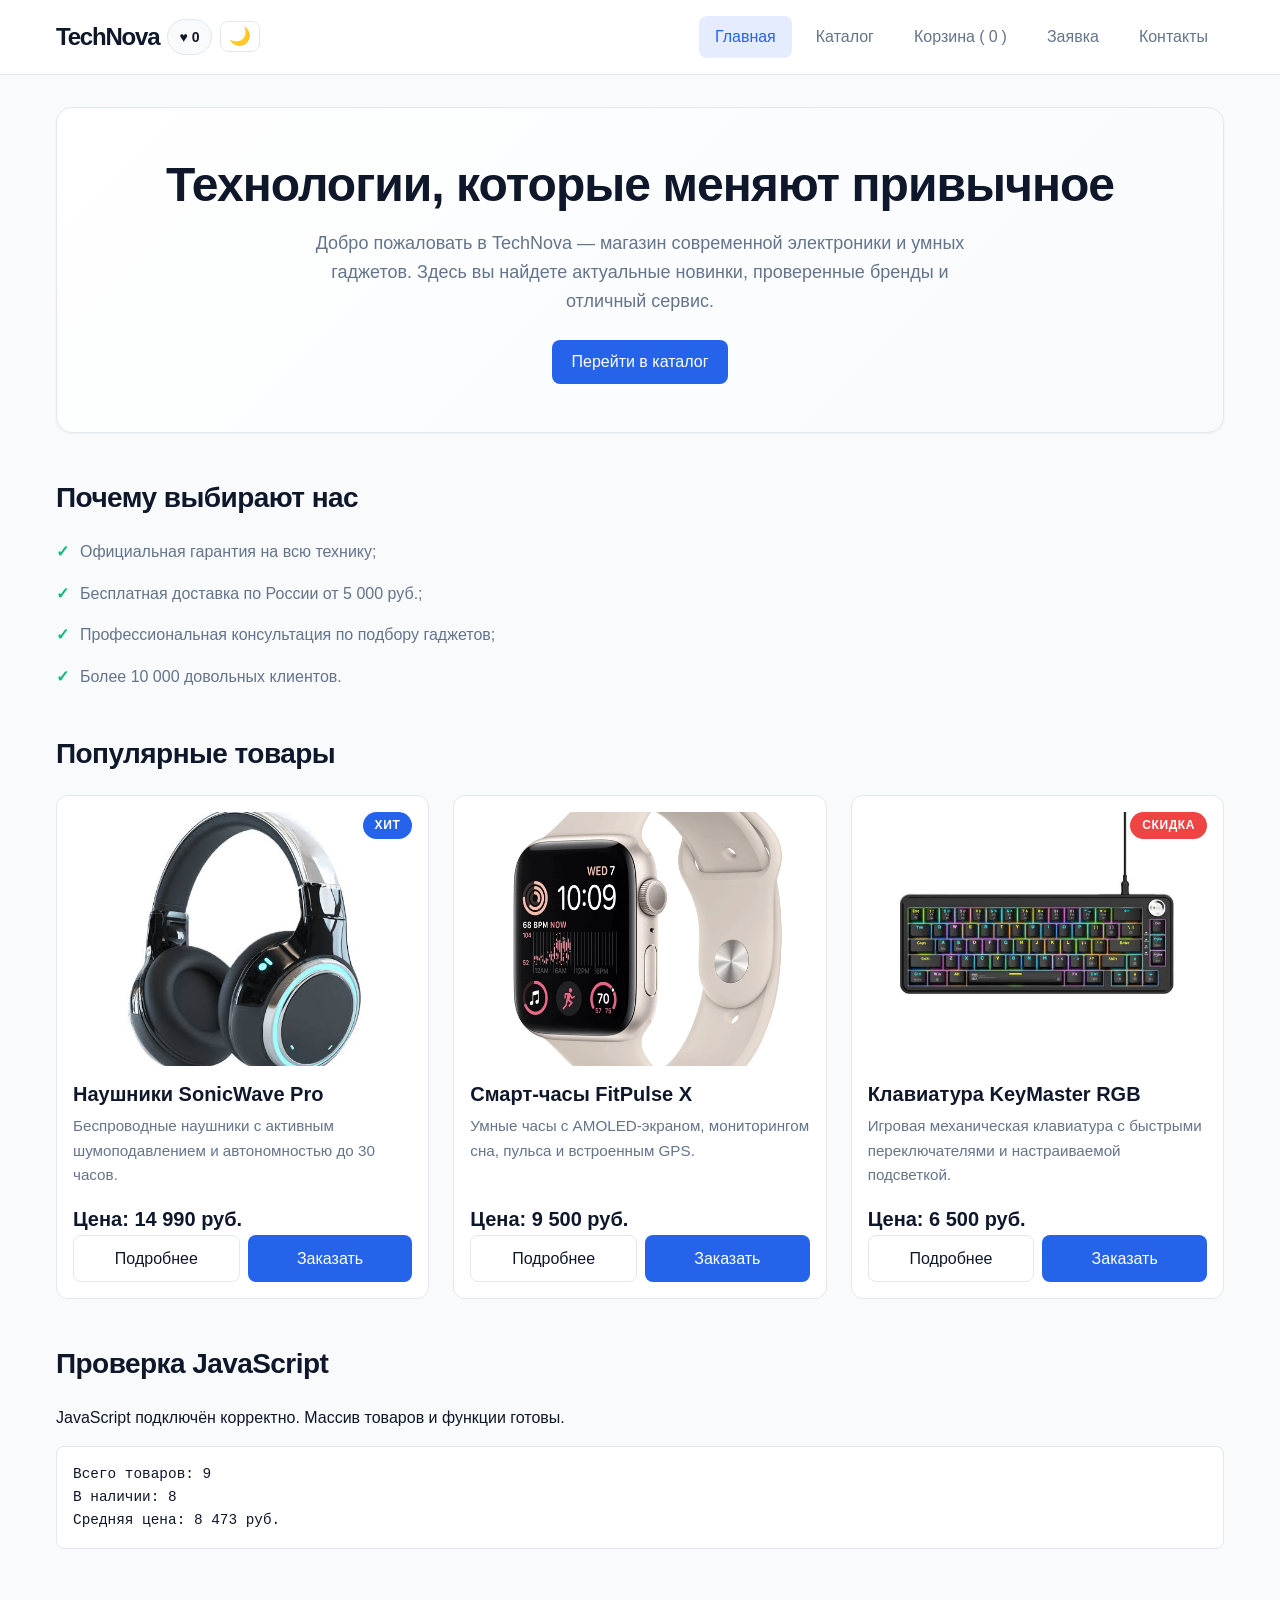
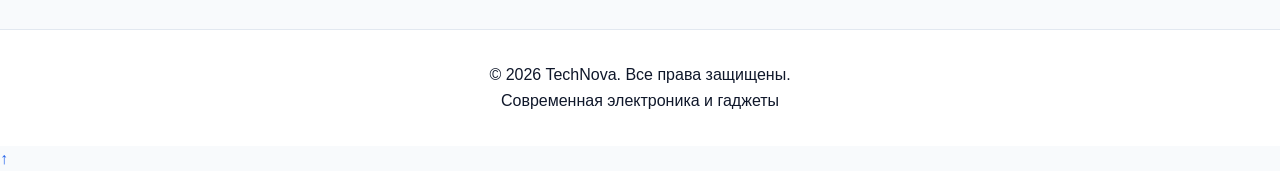
<file: index.html>
<!DOCTYPE html>
<html lang="ru">
<head>
  <meta charset="UTF-8">
  <meta name="viewport" content="width=device-width, initial-scale=1.0">
  <meta name="description" content="TechNova — магазин современной электроники и умных гаджетов.">
  <title>Главная – TechNova</title>
  <link rel="stylesheet" href="css/style.css">
  <link rel="stylesheet" href="css/responsive.css">
  <script src="js/data.js" defer></script>
  <script src="js/storage.js" defer></script>
  <script src="js/cart.js" defer></script>
  <script src="js/main.js" defer></script>
</head>
<body>
  <a class="skip-link" href="#main">Перейти к основному содержимому</a>

  <header class="site-header">
    <div class="site-header__inner">
      <a class="site-header__logo" href="index.html">TechNova</a>
      <div class="site-header__controls">
        <span class="counter-pill">♥ <span data-fav-count>0</span></span>
        <button class="theme-toggle" type="button" id="theme-toggle" aria-label="Включить тёмную тему">
          <span class="theme-toggle__icon" aria-hidden="true">🌙</span>
        </button>
        <button class="menu-toggle" id="menu-toggle" aria-expanded="false" aria-controls="site-nav-list">
          <span class="menu-toggle__icon" aria-hidden="true">☰</span>
          <span class="visually-hidden">Открыть меню</span>
        </button>
      </div>
      <nav class="site-nav" id="site-nav-list" aria-label="Основная навигация">
        <ul class="site-nav__list">
          <li class="site-nav__item"><a class="site-nav__link site-nav__link--active" href="index.html" aria-current="page">Главная</a></li>
          <li class="site-nav__item"><a class="site-nav__link" href="catalog.html">Каталог</a></li>
          <li class="site-nav__item"><a class="site-nav__link" href="cart.html">Корзина (<span data-cart-count>0</span>)</a></li>
          <li class="site-nav__item"><a class="site-nav__link" href="order.html">Заявка</a></li>
          <li class="site-nav__item"><a class="site-nav__link" href="contacts.html">Контакты</a></li>
        </ul>
      </nav>
    </div>
  </header>

  <main id="main">
    <section class="hero">
      <h1 class="hero__title">Технологии, которые меняют привычное</h1>
      <p class="hero__text">Добро пожаловать в TechNova — магазин современной электроники и умных гаджетов. Здесь вы найдете актуальные новинки, проверенные бренды и отличный сервис.</p>
      <a class="button button--primary" href="catalog.html">Перейти в каталог</a>
    </section>

    <section class="section" id="advantages">
      <h2 class="section__title">Почему выбирают нас</h2>
      <ul class="advantages-list">
        <li>Официальная гарантия на всю технику;</li>
        <li>Бесплатная доставка по России от 5 000 руб.;</li>
        <li>Профессиональная консультация по подбору гаджетов;</li>
        <li>Более 10 000 довольных клиентов.</li>
      </ul>
    </section>

    <section class="section" id="popular">
      <h2 class="section__title">Популярные товары</h2>
      <div class="products-grid">
        <article class="product-card product-card--featured">
          <span class="product-card__badge product-card__badge--hit">Хит</span>
          <img class="product-card__image" src="images/naushniki.jpg" alt="Беспроводные наушники SonicWave Pro" width="640" height="480" loading="lazy">
          <h3 class="product-card__title">Наушники SonicWave Pro</h3>
          <p class="product-card__description">Беспроводные наушники с активным шумоподавлением и автономностью до 30 часов.</p>
          <p class="product-card__price">Цена: 14 990 руб.</p>
          <div class="product-card__actions">
            <a class="button button--secondary" href="product.html?id=1">Подробнее</a>
            <a class="button button--primary" href="order.html">Заказать</a>
          </div>
        </article>

        <article class="product-card">
          <img class="product-card__image" src="images/chasiki.jpg" alt="Смарт-часы FitPulse X" width="640" height="480" loading="lazy">
          <h3 class="product-card__title">Смарт-часы FitPulse X</h3>
          <p class="product-card__description">Умные часы с AMOLED-экраном, мониторингом сна, пульса и встроенным GPS.</p>
          <p class="product-card__price">Цена: 9 500 руб.</p>
          <div class="product-card__actions">
            <a class="button button--secondary" href="product.html?id=2">Подробнее</a>
            <a class="button button--primary" href="order.html">Заказать</a>
          </div>
        </article>

        <article class="product-card product-card--discount">
          <span class="product-card__badge product-card__badge--sale">Скидка</span>
          <img class="product-card__image" src="images/clava.jpg" alt="Механическая клавиатура KeyMaster RGB" width="640" height="480" loading="lazy">
          <h3 class="product-card__title">Клавиатура KeyMaster RGB</h3>
          <p class="product-card__description">Игровая механическая клавиатура с быстрыми переключателями и настраиваемой подсветкой.</p>
          <p class="product-card__price">Цена: 6 500 руб.</p>
          <div class="product-card__actions">
            <a class="button button--secondary" href="product.html?id=3">Подробнее</a>
            <a class="button button--primary" href="order.html">Заказать</a>
          </div>
        </article>
      </div>
    </section>

    <section class="section" aria-labelledby="js-status-title">
      <h2 id="js-status-title" class="section__title">Проверка JavaScript</h2>
      <p data-js-message>JavaScript пока не выполнился.</p>
      <pre class="product-output" data-product-output></pre>
    </section>
  </main>

  <footer class="site-footer" id="contacts">
    <p class="site-footer__text">&copy; 2026 TechNova. Все права защищены.</p>
    <p class="site-footer__text">Современная электроника и гаджеты</p>
  </footer>

  <a class="to-top" href="#" aria-label="Наверх">↑</a>
</body>
</html>
</file>
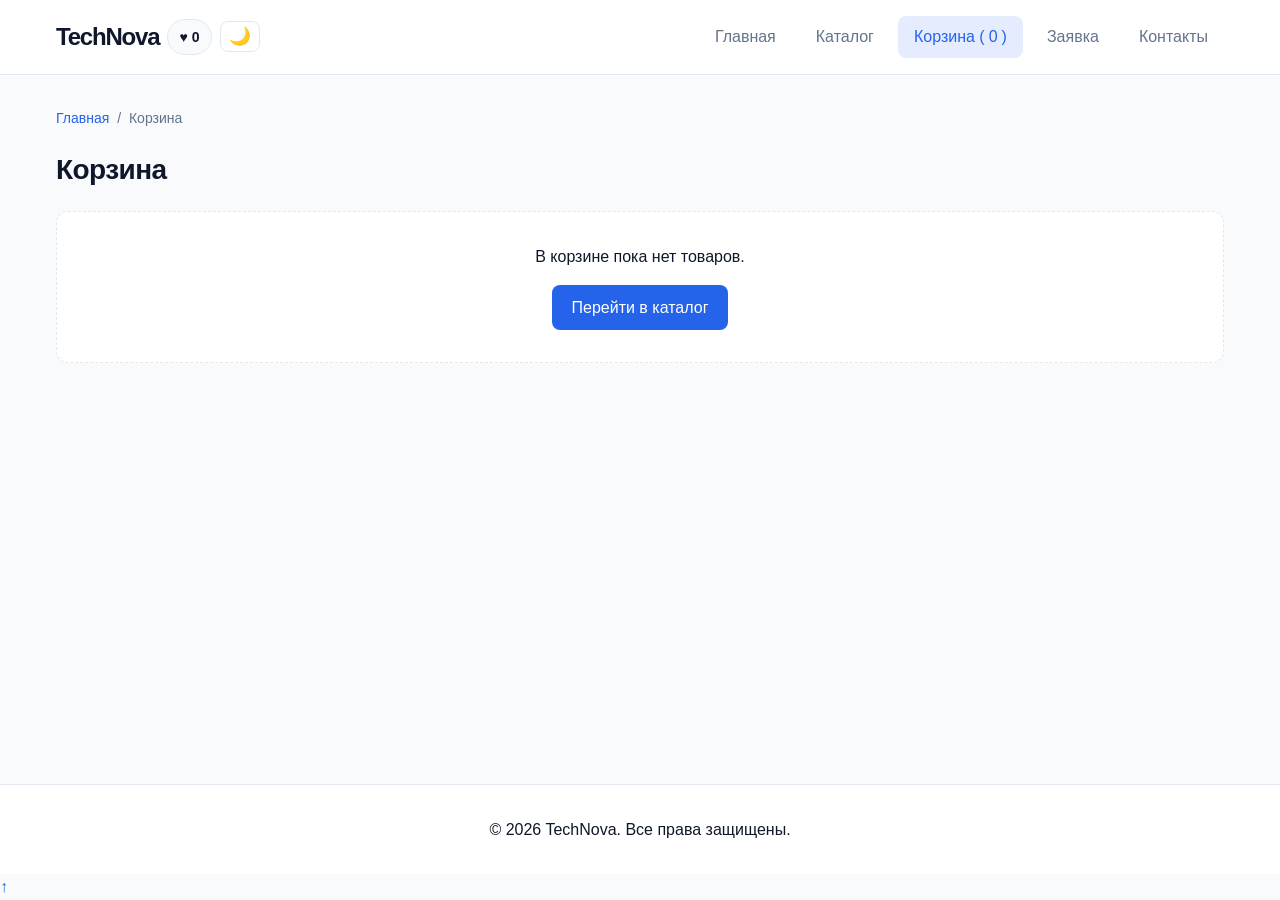
<file: cart.html>
<!DOCTYPE html>
<html lang="ru">
<head>
  <meta charset="UTF-8">
  <meta name="viewport" content="width=device-width, initial-scale=1.0">
  <meta name="description" content="Корзина покупок в интернет-магазине TechNova.">
  <title>Корзина – TechNova</title>
  <link rel="stylesheet" href="css/style.css">
  <link rel="stylesheet" href="css/responsive.css">
  <script src="js/data.js" defer></script>
  <script src="js/storage.js" defer></script>
  <script src="js/catalog.js" defer></script>
  <script src="js/cart.js" defer></script>
  <script src="js/main.js" defer></script>
</head>
<body>
  <a class="skip-link" href="#main">Перейти к основному содержимому</a>

  <header class="site-header">
    <div class="site-header__inner">
      <a class="site-header__logo" href="index.html">TechNova</a>
      <div class="site-header__controls">
        <span class="counter-pill">♥ <span data-fav-count>0</span></span>
        <button class="theme-toggle" type="button" id="theme-toggle" aria-label="Включить тёмную тему">
          <span class="theme-toggle__icon" aria-hidden="true">🌙</span>
        </button>
        <button class="menu-toggle" id="menu-toggle" aria-expanded="false" aria-controls="site-nav-list">
          <span class="menu-toggle__icon" aria-hidden="true">☰</span>
          <span class="visually-hidden">Открыть меню</span>
        </button>
      </div>
      <nav class="site-nav" id="site-nav-list" aria-label="Основная навигация">
        <ul class="site-nav__list">
          <li class="site-nav__item"><a class="site-nav__link" href="index.html">Главная</a></li>
          <li class="site-nav__item"><a class="site-nav__link" href="catalog.html">Каталог</a></li>
          <li class="site-nav__item"><a class="site-nav__link site-nav__link--active" href="cart.html" aria-current="page">Корзина (<span data-cart-count>0</span>)</a></li>
          <li class="site-nav__item"><a class="site-nav__link" href="order.html">Заявка</a></li>
          <li class="site-nav__item"><a class="site-nav__link" href="contacts.html">Контакты</a></li>
        </ul>
      </nav>
    </div>
  </header>

  <main id="main">
    <nav class="breadcrumbs" aria-label="Хлебные крошки">
      <a class="breadcrumbs__link" href="index.html">Главная</a>
      <span class="breadcrumbs__current">Корзина</span>
    </nav>

    <section class="section">
      <h1 class="section__title">Корзина</h1>

      <div class="catalog-empty" data-cart-empty hidden>
        <p>В корзине пока нет товаров.</p>
        <a class="button button--primary" href="catalog.html">Перейти в каталог</a>
      </div>

      <div data-cart-content>
        <div class="table-wrapper">
          <table class="cart-table product-table">
            <caption>Выбранные товары</caption>
            <thead>
              <tr>
                <th scope="col">Товар</th>
                <th scope="col">Цена</th>
                <th scope="col">Количество</th>
                <th scope="col">Сумма</th>
                <th scope="col">Действие</th>
              </tr>
            </thead>
            <tbody data-cart-items></tbody>
          </table>
        </div>

        <form class="filters-form catalog-filters" data-promo-form style="margin-top: var(--space-lg); max-width: 520px;">
          <div class="filters-form__group">
            <label class="order-form__label" for="promo-code">Промокод (доступны: TECHNOVA10, START5)</label>
            <input class="order-form__input" id="promo-code" name="promo" type="text" placeholder="Введите промокод">
          </div>
          <button class="button button--secondary" type="submit">Применить промокод</button>
          <p class="success-message" data-promo-message aria-live="polite" hidden></p>
        </form>

        <div class="catalog-filters" style="margin-top: var(--space-lg); max-width: 520px;">
          <p>Промежуточная сумма: <strong data-cart-subtotal>0 руб.</strong></p>
          <p>Скидка по промокоду: <strong data-cart-discount>0 руб.</strong></p>
          <p style="margin-bottom: var(--space-md);">Итого: <strong data-cart-total>0 руб.</strong></p>
          <div class="product-card__actions">
            <a class="button button--primary" href="order.html">Оформить заявку</a>
            <button class="button button--danger" type="button" data-clear-cart>Очистить корзину</button>
          </div>
        </div>
      </div>
    </section>
  </main>

  <footer class="site-footer">
    <p class="site-footer__text">&copy; 2026 TechNova. Все права защищены.</p>
  </footer>
  <a class="to-top" href="#" aria-label="Наверх">↑</a>
</body>
</html>
</file>
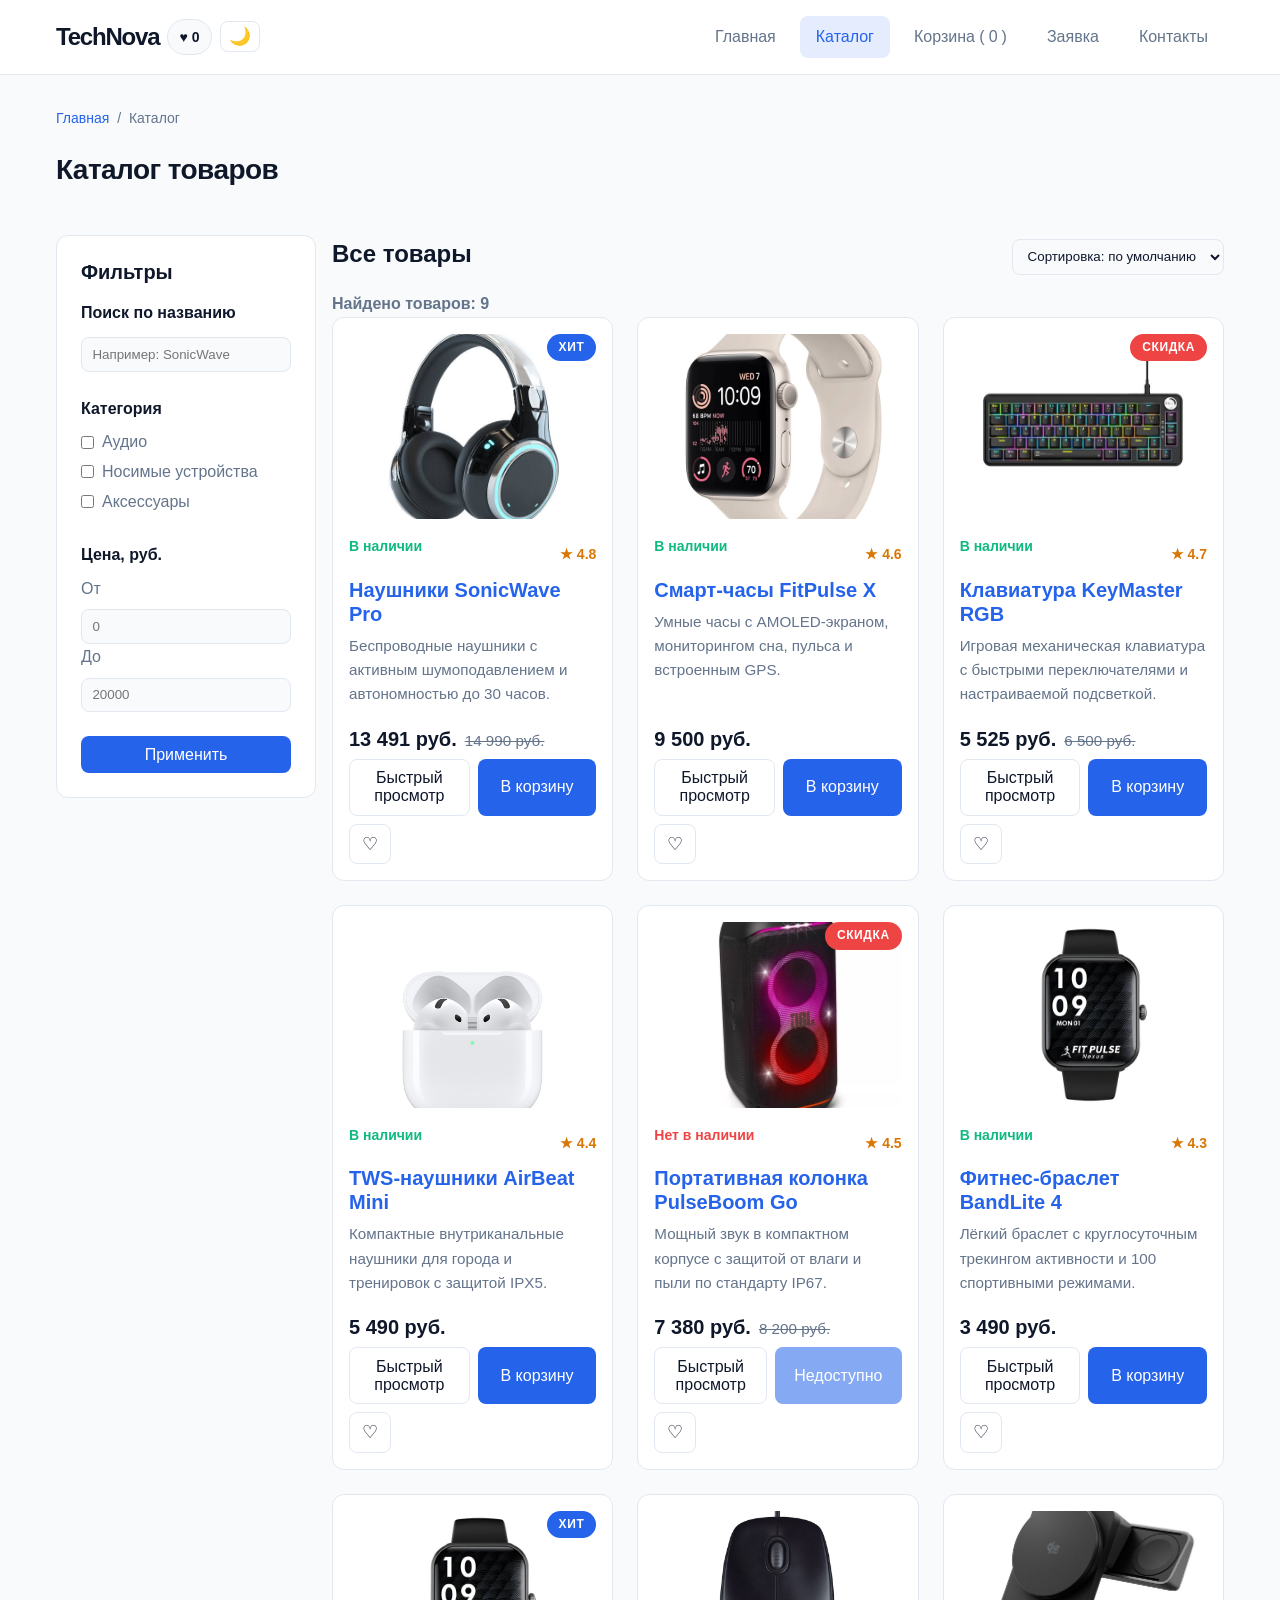
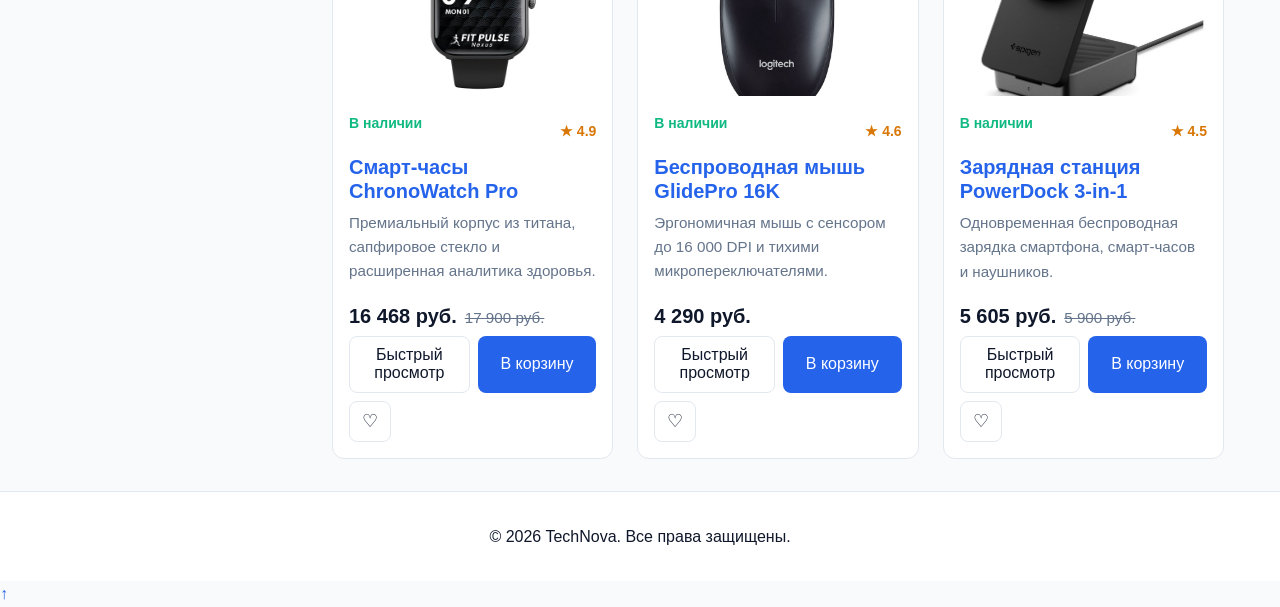
<file: catalog.html>
<!DOCTYPE html>
<html lang="ru">
<head>
  <meta charset="UTF-8">
  <meta name="viewport" content="width=device-width, initial-scale=1.0">
  <meta name="description" content="Каталог электроники и гаджетов TechNova.">
  <title>Каталог – TechNova</title>
  <link rel="stylesheet" href="css/style.css">
  <link rel="stylesheet" href="css/responsive.css">
  <script src="js/data.js" defer></script>
  <script src="js/storage.js" defer></script>
  <script src="js/cart.js" defer></script>
  <script src="js/catalog.js" defer></script>
  <script src="js/main.js" defer></script>
</head>
<body>
  <a class="skip-link" href="#main">Перейти к основному содержимому</a>

  <header class="site-header">
    <div class="site-header__inner">
      <a class="site-header__logo" href="index.html">TechNova</a>
      <div class="site-header__controls">
        <span class="counter-pill">♥ <span data-fav-count>0</span></span>
        <button class="theme-toggle" type="button" id="theme-toggle" aria-label="Включить тёмную тему">
          <span class="theme-toggle__icon" aria-hidden="true">🌙</span>
        </button>
        <button class="menu-toggle" id="menu-toggle" aria-expanded="false" aria-controls="site-nav-list">
          <span class="menu-toggle__icon" aria-hidden="true">☰</span>
          <span class="visually-hidden">Открыть меню</span>
        </button>
      </div>
      <nav class="site-nav" id="site-nav-list" aria-label="Основная навигация">
        <ul class="site-nav__list">
          <li class="site-nav__item"><a class="site-nav__link" href="index.html">Главная</a></li>
          <li class="site-nav__item"><a class="site-nav__link site-nav__link--active" href="catalog.html" aria-current="page">Каталог</a></li>
          <li class="site-nav__item"><a class="site-nav__link" href="cart.html">Корзина (<span data-cart-count>0</span>)</a></li>
          <li class="site-nav__item"><a class="site-nav__link" href="order.html">Заявка</a></li>
          <li class="site-nav__item"><a class="site-nav__link" href="contacts.html">Контакты</a></li>
        </ul>
      </nav>
    </div>
  </header>

  <main id="main">
    <nav class="breadcrumbs" aria-label="Хлебные крошки">
      <a class="breadcrumbs__link" href="index.html">Главная</a>
      <span class="breadcrumbs__current">Каталог</span>
    </nav>

    <section class="section">
      <h1 class="section__title">Каталог товаров</h1>
    </section>

    <section class="catalog-layout">
      <aside class="catalog-filters">
        <h2 class="catalog-filters__title">Фильтры</h2>
        <form class="filters-form" id="filters-form" action="#" method="get">
          <fieldset class="filters-form__group">
            <legend class="filters-form__legend">Поиск по названию</legend>
            <label class="visually-hidden" for="catalog-search">Поиск товара</label>
            <input class="filters-form__input" id="catalog-search" name="search" type="search" placeholder="Например: SonicWave" autocomplete="off">
          </fieldset>

          <fieldset class="filters-form__group">
            <legend class="filters-form__legend">Категория</legend>
            <label class="filters-form__label"><input class="filters-form__checkbox" type="checkbox" name="category" value="audio"> Аудио</label>
            <label class="filters-form__label"><input class="filters-form__checkbox" type="checkbox" name="category" value="wearables"> Носимые устройства</label>
            <label class="filters-form__label"><input class="filters-form__checkbox" type="checkbox" name="category" value="accessories"> Аксессуары</label>
          </fieldset>

          <fieldset class="filters-form__group">
            <legend class="filters-form__legend">Цена, руб.</legend>
            <label class="filters-form__label" for="price-from">От</label>
            <input class="filters-form__input" id="price-from" name="price-from" type="number" min="0" placeholder="0">
            <label class="filters-form__label" for="price-to">До</label>
            <input class="filters-form__input" id="price-to" name="price-to" type="number" min="0" placeholder="20000">
          </fieldset>

          <button class="button button--primary" type="submit">Применить</button>
        </form>
      </aside>

      <section class="catalog-products">
        <div class="catalog-toolbar">
          <h2 class="catalog-products__title">Все товары</h2>
          <label class="visually-hidden" for="sort-select">Сортировка товаров</label>
          <select class="filters-form__input" id="sort-select" style="width: auto;">
            <option value="default">Сортировка: по умолчанию</option>
            <option value="price-asc">Цена: по возрастанию</option>
            <option value="price-desc">Цена: по убыванию</option>
            <option value="title-asc">Название: А–Я</option>
            <option value="rating-desc">Рейтинг: высокий</option>
          </select>
        </div>

        <p class="catalog-count" data-catalog-count aria-live="polite">Найдено товаров: 0</p>

        <div class="catalog-empty" data-catalog-empty hidden>
          <p>По выбранным фильтрам или запросу товары не найдены.</p>
          <button class="button button--secondary" type="button" data-reset-filters>Сбросить фильтры</button>
        </div>

        <div class="products-grid" data-products-container></div>
      </section>
    </section>
  </main>

  <footer class="site-footer">
    <p class="site-footer__text">&copy; 2026 TechNova. Все права защищены.</p>
  </footer>
  <a class="to-top" href="#" aria-label="Наверх">↑</a>

  <dialog class="modal" id="quick-view-modal" aria-labelledby="modal-title">
    <h2 id="modal-title" class="modal__title">Товар</h2>
    <p id="modal-desc" class="modal__desc">Описание</p>
    <button class="button button--primary modal__close" id="modal-close" type="button">Закрыть</button>
  </dialog>
</body>
</html>
</file>
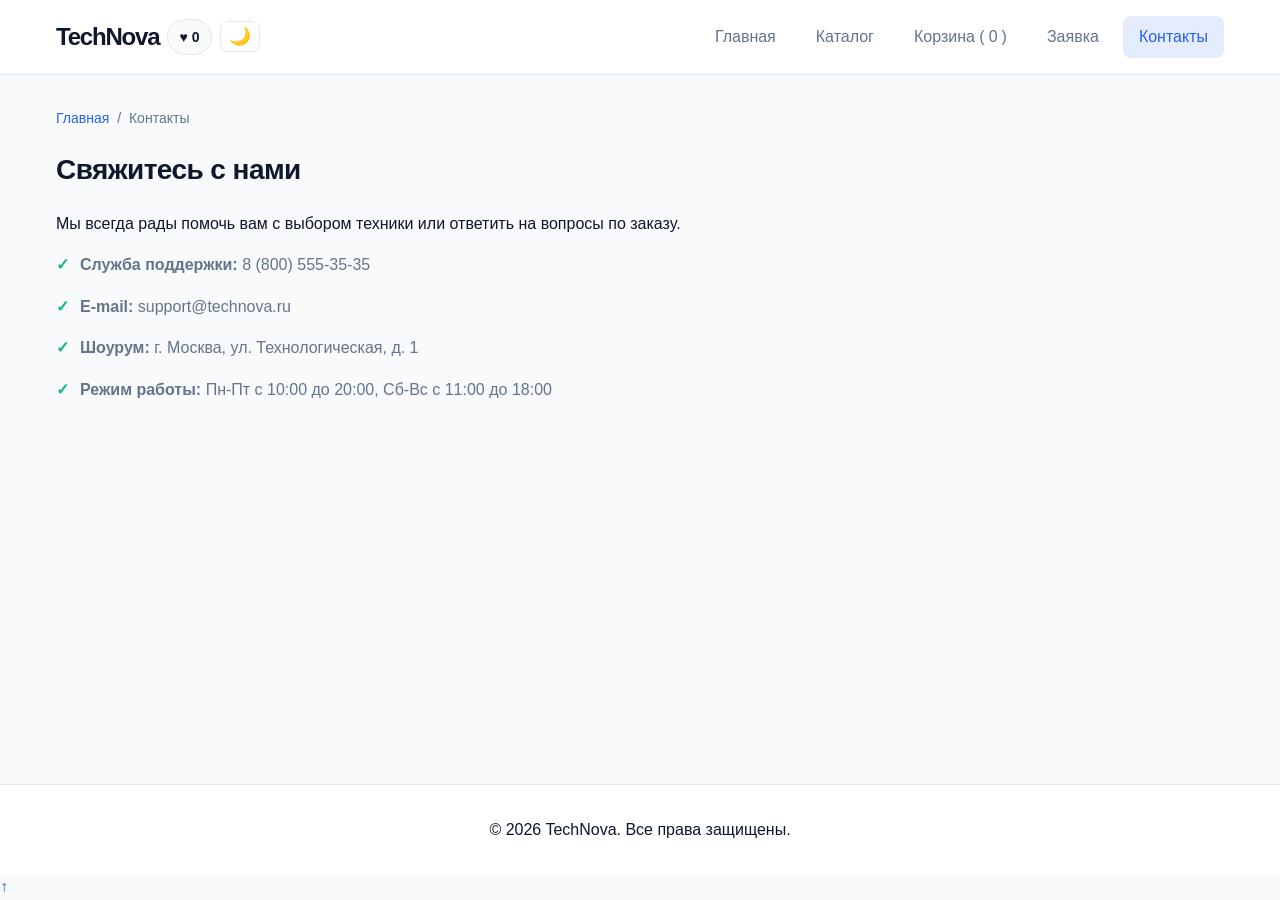
<file: contacts.html>
<!DOCTYPE html>
<html lang="ru">
<head>
  <meta charset="UTF-8">
  <meta name="viewport" content="width=device-width, initial-scale=1.0">
  <meta name="description" content="Контактная информация магазина TechNova.">
  <title>Контакты – TechNova</title>
  <link rel="stylesheet" href="css/style.css">
  <link rel="stylesheet" href="css/responsive.css">
  <script src="js/data.js" defer></script>
  <script src="js/storage.js" defer></script>
  <script src="js/cart.js" defer></script>
  <script src="js/main.js" defer></script>
</head>
<body>
  <a class="skip-link" href="#main">Перейти к основному содержимому</a>

  <header class="site-header">
    <div class="site-header__inner">
      <a class="site-header__logo" href="index.html">TechNova</a>
      <div class="site-header__controls">
        <span class="counter-pill">♥ <span data-fav-count>0</span></span>
        <button class="theme-toggle" type="button" id="theme-toggle" aria-label="Включить тёмную тему">
          <span class="theme-toggle__icon" aria-hidden="true">🌙</span>
        </button>
        <button class="menu-toggle" id="menu-toggle" aria-expanded="false" aria-controls="site-nav-list">
          <span class="menu-toggle__icon" aria-hidden="true">☰</span>
          <span class="visually-hidden">Открыть меню</span>
        </button>
      </div>
      <nav class="site-nav" id="site-nav-list" aria-label="Основная навигация">
        <ul class="site-nav__list">
          <li class="site-nav__item"><a class="site-nav__link" href="index.html">Главная</a></li>
          <li class="site-nav__item"><a class="site-nav__link" href="catalog.html">Каталог</a></li>
          <li class="site-nav__item"><a class="site-nav__link" href="cart.html">Корзина (<span data-cart-count>0</span>)</a></li>
          <li class="site-nav__item"><a class="site-nav__link" href="order.html">Заявка</a></li>
          <li class="site-nav__item"><a class="site-nav__link site-nav__link--active" href="contacts.html" aria-current="page">Контакты</a></li>
        </ul>
      </nav>
    </div>
  </header>

  <main id="main">
    <nav class="breadcrumbs" aria-label="Хлебные крошки">
      <a class="breadcrumbs__link" href="index.html">Главная</a>
      <span class="breadcrumbs__current">Контакты</span>
    </nav>

    <section class="section">
      <h1 class="section__title">Свяжитесь с нами</h1>
      <p>Мы всегда рады помочь вам с выбором техники или ответить на вопросы по заказу.</p>

      <ul class="contacts-list advantages-list" style="margin-top: var(--space-md);">
        <li class="contacts-list__item"><strong>Служба поддержки:</strong> 8 (800) 555-35-35</li>
        <li class="contacts-list__item"><strong>E-mail:</strong> support@technova.ru</li>
        <li class="contacts-list__item"><strong>Шоурум:</strong> г. Москва, ул. Технологическая, д. 1</li>
        <li class="contacts-list__item"><strong>Режим работы:</strong> Пн-Пт с 10:00 до 20:00, Сб-Вс с 11:00 до 18:00</li>
      </ul>
    </section>
  </main>

  <footer class="site-footer">
    <p class="site-footer__text">&copy; 2026 TechNova. Все права защищены.</p>
  </footer>
  <a class="to-top" href="#" aria-label="Наверх">↑</a>
</body>
</html>
</file>
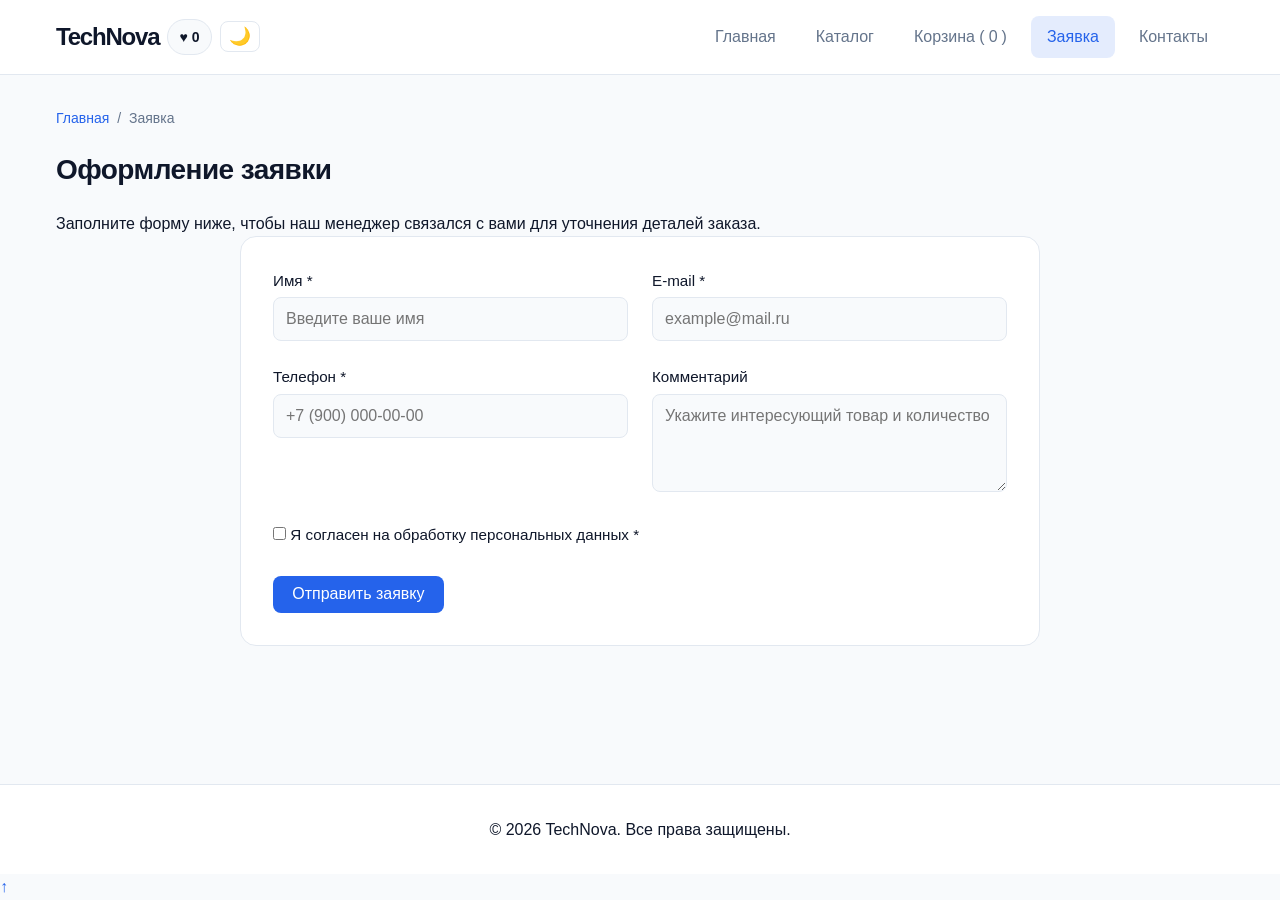
<file: order.html>
<!DOCTYPE html>
<html lang="ru">
<head>
  <meta charset="UTF-8">
  <meta name="viewport" content="width=device-width, initial-scale=1.0">
  <meta name="description" content="Оформление заявки на покупку гаджетов в TechNova.">
  <title>Оформление заявки – TechNova</title>
  <link rel="stylesheet" href="css/style.css">
  <link rel="stylesheet" href="css/responsive.css">
  <script src="js/data.js" defer></script>
  <script src="js/storage.js" defer></script>
  <script src="js/cart.js" defer></script>
  <script src="js/validation.js" defer></script>
  <script src="js/main.js" defer></script>
</head>
<body>
  <a class="skip-link" href="#main">Перейти к основному содержимому</a>

  <header class="site-header">
    <div class="site-header__inner">
      <a class="site-header__logo" href="index.html">TechNova</a>
      <div class="site-header__controls">
        <span class="counter-pill">♥ <span data-fav-count>0</span></span>
        <button class="theme-toggle" type="button" id="theme-toggle" aria-label="Включить тёмную тему">
          <span class="theme-toggle__icon" aria-hidden="true">🌙</span>
        </button>
        <button class="menu-toggle" id="menu-toggle" aria-expanded="false" aria-controls="site-nav-list">
          <span class="menu-toggle__icon" aria-hidden="true">☰</span>
          <span class="visually-hidden">Открыть меню</span>
        </button>
      </div>
      <nav class="site-nav" id="site-nav-list" aria-label="Основная навигация">
        <ul class="site-nav__list">
          <li class="site-nav__item"><a class="site-nav__link" href="index.html">Главная</a></li>
          <li class="site-nav__item"><a class="site-nav__link" href="catalog.html">Каталог</a></li>
          <li class="site-nav__item"><a class="site-nav__link" href="cart.html">Корзина (<span data-cart-count>0</span>)</a></li>
          <li class="site-nav__item"><a class="site-nav__link site-nav__link--active" href="order.html" aria-current="page">Заявка</a></li>
          <li class="site-nav__item"><a class="site-nav__link" href="contacts.html">Контакты</a></li>
        </ul>
      </nav>
    </div>
  </header>

  <main id="main">
    <nav class="breadcrumbs" aria-label="Хлебные крошки">
      <a class="breadcrumbs__link" href="index.html">Главная</a>
      <span class="breadcrumbs__current">Заявка</span>
    </nav>

    <section class="section">
      <h1 class="section__title">Оформление заявки</h1>
      <p>Заполните форму ниже, чтобы наш менеджер связался с вами для уточнения деталей заказа.</p>

      <form class="order-form order-form--page" id="order-form" action="#" method="post" novalidate>
        <div class="order-form__field">
          <label class="order-form__label" for="order-name">Имя *</label>
          <input class="order-form__input" id="order-name" name="name" type="text" placeholder="Введите ваше имя" autocomplete="given-name">
          <p id="name-error" class="form-error" role="alert" style="display: none;"></p>
        </div>

        <div class="order-form__field">
          <label class="order-form__label" for="order-email">E-mail *</label>
          <input class="order-form__input" id="order-email" name="email" type="email" placeholder="example@mail.ru" autocomplete="email">
          <p id="email-error" class="form-error" role="alert" style="display: none;"></p>
        </div>

        <div class="order-form__field">
          <label class="order-form__label" for="order-phone">Телефон *</label>
          <input class="order-form__input" id="order-phone" name="phone" type="tel" inputmode="tel" placeholder="+7 (900) 000-00-00" autocomplete="tel">
          <p id="phone-error" class="form-error" role="alert" style="display: none;"></p>
        </div>

        <div class="order-form__field">
          <label class="order-form__label" for="order-comment">Комментарий</label>
          <textarea class="order-form__textarea" id="order-comment" name="comment" rows="4" placeholder="Укажите интересующий товар и количество"></textarea>
        </div>

        <div class="order-form__field order-form__field--checkbox">
          <label class="order-form__label">
            <input class="order-form__checkbox" id="order-agreement" name="agreement" type="checkbox">
            Я согласен на обработку персональных данных *
          </label>
          <p id="agreement-error" class="form-error" role="alert" style="display: none;"></p>
        </div>

        <div class="order-form__actions">
          <button class="button button--primary" type="submit">Отправить заявку</button>
        </div>
      </form>

      <p class="success-message" id="success-message" aria-live="polite" hidden></p>
    </section>
  </main>

  <footer class="site-footer">
    <p class="site-footer__text">&copy; 2026 TechNova. Все права защищены.</p>
  </footer>
  <a class="to-top" href="#" aria-label="Наверх">↑</a>
</body>
</html>
</file>
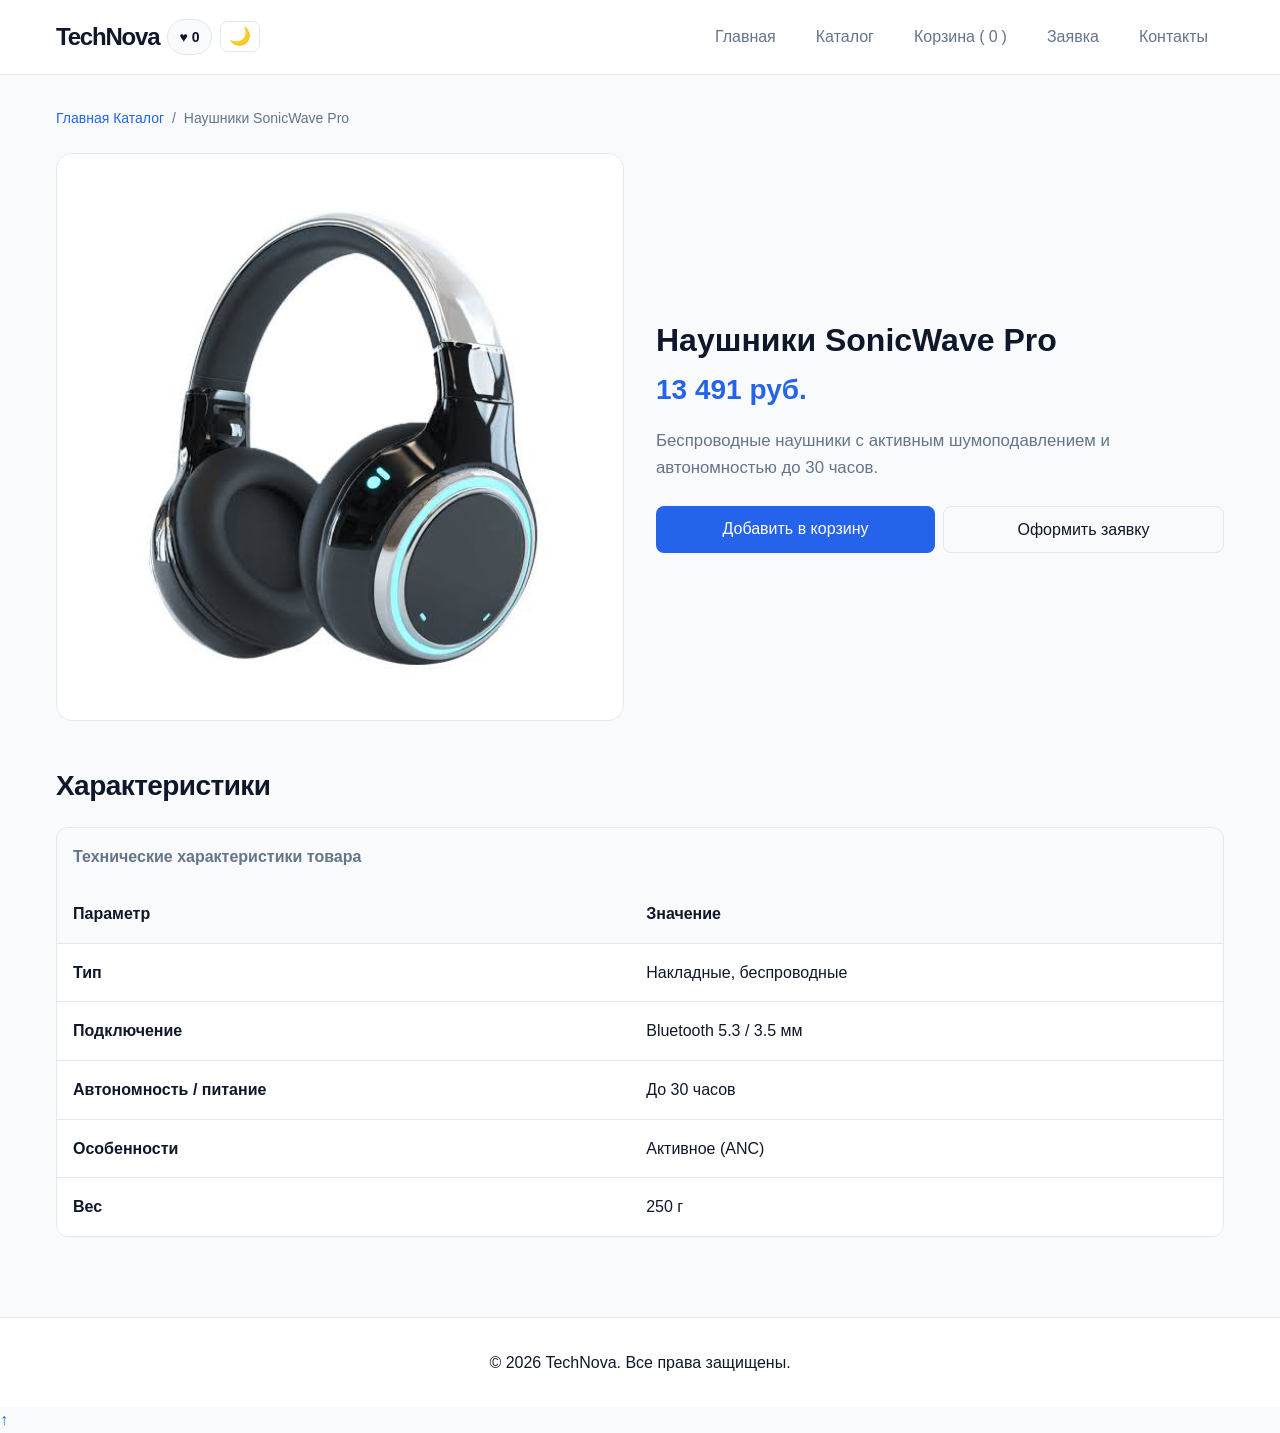
<file: product.html>
<!DOCTYPE html>
<html lang="ru">
<head>
  <meta charset="UTF-8">
  <meta name="viewport" content="width=device-width, initial-scale=1.0">
  <meta name="description" content="Подробная информация о товаре в TechNova.">
  <title>Товар – TechNova</title>
  <link rel="stylesheet" href="css/style.css">
  <link rel="stylesheet" href="css/responsive.css">
  <script src="js/data.js" defer></script>
  <script src="js/storage.js" defer></script>
  <script src="js/cart.js" defer></script>
  <script src="js/catalog.js" defer></script>
  <script src="js/main.js" defer></script>
</head>
<body>
  <a class="skip-link" href="#main">Перейти к основному содержимому</a>

  <header class="site-header">
    <div class="site-header__inner">
      <a class="site-header__logo" href="index.html">TechNova</a>
      <div class="site-header__controls">
        <span class="counter-pill">♥ <span data-fav-count>0</span></span>
        <button class="theme-toggle" type="button" id="theme-toggle" aria-label="Включить тёмную тему">
          <span class="theme-toggle__icon" aria-hidden="true">🌙</span>
        </button>
        <button class="menu-toggle" id="menu-toggle" aria-expanded="false" aria-controls="site-nav-list">
          <span class="menu-toggle__icon" aria-hidden="true">☰</span>
          <span class="visually-hidden">Открыть меню</span>
        </button>
      </div>
      <nav class="site-nav" id="site-nav-list" aria-label="Основная навигация">
        <ul class="site-nav__list">
          <li class="site-nav__item"><a class="site-nav__link" href="index.html">Главная</a></li>
          <li class="site-nav__item"><a class="site-nav__link" href="catalog.html">Каталог</a></li>
          <li class="site-nav__item"><a class="site-nav__link" href="cart.html">Корзина (<span data-cart-count>0</span>)</a></li>
          <li class="site-nav__item"><a class="site-nav__link" href="order.html">Заявка</a></li>
          <li class="site-nav__item"><a class="site-nav__link" href="contacts.html">Контакты</a></li>
        </ul>
      </nav>
    </div>
  </header>

  <main id="main">
    <nav class="breadcrumbs" aria-label="Хлебные крошки">
      <a class="breadcrumbs__link" href="index.html">Главная</a>
      <a class="breadcrumbs__link" href="catalog.html">Каталог</a>
      <span class="breadcrumbs__current" data-detail-breadcrumb>Наушники SonicWave Pro</span>
    </nav>

    <section class="product-detail" data-product-detail>
      <div class="product-detail__media">
        <img class="product-detail__image" src="images/naushniki.jpg" alt="Беспроводные наушники SonicWave Pro" width="640" height="480" data-detail-image>
      </div>
      <div class="product-detail__info">
        <h1 class="product-detail__title" data-detail-title>Наушники SonicWave Pro</h1>
        <p class="product-detail__price" data-detail-price>14 990 руб.</p>
        <p class="product-detail__description" data-detail-description>Иммерсивный звук, активное шумоподавление (ANC) и премиальные материалы.</p>
        <div class="product-card__actions">
          <button class="button button--primary" type="button" data-detail-add>Добавить в корзину</button>
          <a class="button button--secondary" href="order.html">Оформить заявку</a>
        </div>
      </div>
    </section>

    <section class="section">
      <h2 class="section__title">Характеристики</h2>
      <div class="table-wrapper">
        <table class="product-table">
          <caption>Технические характеристики товара</caption>
          <thead>
            <tr>
              <th scope="col">Параметр</th>
              <th scope="col">Значение</th>
            </tr>
          </thead>
          <tbody data-product-specs>
            <tr>
              <th scope="row" data-label="Параметр">Тип</th>
              <td data-label="Значение">Накладные, беспроводные</td>
            </tr>
            <tr>
              <th scope="row" data-label="Параметр">Подключение</th>
              <td data-label="Значение">Bluetooth 5.3 / 3.5 мм</td>
            </tr>
            <tr>
              <th scope="row" data-label="Параметр">Время работы</th>
              <td data-label="Значение">До 30 часов</td>
            </tr>
          </tbody>
        </table>
      </div>
    </section>
  </main>

  <footer class="site-footer">
    <p class="site-footer__text">&copy; 2026 TechNova. Все права защищены.</p>
  </footer>
  <a class="to-top" href="#" aria-label="Наверх">↑</a>
</body>
</html>
</file>
<file: css/style.css>
:root {
  color-scheme: light;
  --font-family: 'Inter', -apple-system, BlinkMacSystemFont, "Segoe UI", Roboto, Helvetica, Arial, sans-serif;
  --color-bg: #f8fafc;
  --color-surface: #ffffff;
  --color-text: #0f172a;
  --color-text-muted: #64748b;
  --color-primary: #2563eb;
  --color-primary-hover: #1d4ed8;
  --color-border: #e2e8f0;
  --color-danger: #ef4444;
  --color-danger-bg: #fef2f2;
  --color-success: #10b981;
  --color-success-bg: #ecfdf5;
  --color-warning: #d97706;
  --color-white: #ffffff;

  --space-xs: 0.25rem;
  --space-sm: 0.5rem;
  --space-md: 1rem;
  --space-lg: 1.5rem;
  --space-xl: 2rem;
  --space-2xl: 3rem;

  --radius-sm: 8px;
  --radius-md: 12px;
  --radius-lg: 16px;
  --radius-full: 9999px;

  --container-width: 1200px;
  --shadow-sm: 0 1px 2px 0 rgb(0 0 0 / 0.05);
  --shadow-md: 0 4px 6px -1px rgb(0 0 0 / 0.1), 0 2px 4px -2px rgb(0 0 0 / 0.1);
  --shadow-lg: 0 10px 15px -3px rgb(0 0 0 / 0.1), 0 4px 6px -4px rgb(0 0 0 / 0.1);

  --z-header: 100;
  --z-badge: 10;
  --z-to-top: 50;
  --z-modal: 1000;
}

[data-theme="dark"] {
  color-scheme: dark;
  --color-bg: #0f172a;
  --color-surface: #1e293b;
  --color-text: #f8fafc;
  --color-text-muted: #94a3b8;
  --color-primary: #3b82f6;
  --color-primary-hover: #60a5fa;
  --color-border: #334155;
  --color-danger: #f87171;
  --color-danger-bg: #451a1a;
  --color-success: #34d399;
  --color-success-bg: #064e3b;
  --color-warning: #fbbf24;
  --shadow-sm: 0 1px 2px 0 rgb(0 0 0 / 0.3);
  --shadow-md: 0 4px 6px -1px rgb(0 0 0 / 0.4);
  --shadow-lg: 0 10px 15px -3px rgb(0 0 0 / 0.5);
}

*,
*::before,
*::after {
  box-sizing: border-box;
  margin: 0;
  padding: 0;
}

/* КРИТИЧНО: гарантирует, что [hidden] всегда скрывает элемент,
   даже если у него задан display: grid / flex / block. */
[hidden] {
  display: none !important;
}

html {
  scroll-behavior: smooth;
}

body {
  font-family: var(--font-family);
  line-height: 1.6;
  color: var(--color-text);
  background-color: var(--color-bg);
  transition: background-color 0.3s ease, color 0.3s ease;
  display: flex;
  flex-direction: column;
  min-height: 100vh;
}

main {
  flex: 1;
  padding: var(--space-xl) var(--space-md);
  max-width: var(--container-width);
  margin: 0 auto;
  width: 100%;
}

img {
  max-width: 100%;
  height: auto;
  display: block;
  object-fit: cover;
}

a {
  color: var(--color-primary);
  text-decoration: none;
  transition: color 0.2s;
}

a:hover {
  color: var(--color-primary-hover);
}

ul {
  list-style: none;
}

h1,
h2,
h3,
h4 {
  line-height: 1.2;
  font-weight: 700;
}

:focus-visible {
  outline: 3px solid var(--color-primary);
  outline-offset: 3px;
  border-radius: 4px;
}

.skip-link {
  position: absolute;
  left: 16px;
  top: -100px;
  z-index: 9999;
  padding: var(--space-sm) var(--space-md);
  color: var(--color-white);
  background-color: var(--color-primary);
  border-radius: var(--radius-sm);
  text-decoration: none;
  font-weight: 500;
}

.skip-link:focus {
  top: 16px;
}

.visually-hidden {
  position: absolute;
  width: 1px;
  height: 1px;
  margin: -1px;
  padding: 0;
  overflow: hidden;
  clip: rect(0, 0, 0, 0);
  border: 0;
}

/* Кнопки */
.button {
  display: inline-flex;
  align-items: center;
  justify-content: center;
  gap: var(--space-xs);
  padding: 0.6rem 1.2rem;
  border: none;
  border-radius: var(--radius-sm);
  font-family: inherit;
  font-size: 1rem;
  font-weight: 500;
  cursor: pointer;
  text-decoration: none;
  transition: all 0.2s ease;
}

.button:disabled {
  opacity: 0.55;
  cursor: not-allowed;
  transform: none;
  box-shadow: none;
}

.button--primary {
  color: var(--color-white);
  background-color: var(--color-primary);
}

.button--primary:hover:not(:disabled) {
  background-color: var(--color-primary-hover);
  transform: translateY(-1px);
  box-shadow: var(--shadow-md);
}

.button--secondary {
  color: var(--color-text);
  background-color: transparent;
  border: 1px solid var(--color-border);
}

.button--secondary:hover:not(:disabled) {
  background-color: var(--color-bg);
  border-color: var(--color-text-muted);
}

.button--danger {
  color: var(--color-danger);
  background-color: var(--color-danger-bg);
  border: 1px solid var(--color-danger);
}

/* Header */
.site-header {
  position: sticky;
  top: 0;
  z-index: var(--z-header);
  background-color: var(--color-surface);
  border-bottom: 1px solid var(--color-border);
  backdrop-filter: blur(10px);
}

.site-header__inner {
  max-width: var(--container-width);
  margin: 0 auto;
  padding: var(--space-md);
  display: flex;
  flex-wrap: wrap;
  align-items: center;
  justify-content: space-between;
  gap: var(--space-sm);
}

.site-header__logo {
  font-size: 1.5rem;
  font-weight: 800;
  color: var(--color-text);
  letter-spacing: -0.05em;
}

.site-header__controls {
  display: flex;
  align-items: center;
  gap: var(--space-sm);
  flex-wrap: wrap;
}

.counter-pill {
  display: inline-flex;
  align-items: center;
  gap: var(--space-xs);
  padding: 0.35rem 0.7rem;
  border-radius: var(--radius-full);
  background-color: var(--color-bg);
  border: 1px solid var(--color-border);
  font-size: 0.875rem;
  font-weight: 600;
  color: var(--color-text);
}

.theme-toggle,
.menu-toggle {
  background: none;
  border: 1px solid var(--color-border);
  cursor: pointer;
  font-size: 1.1rem;
  padding: var(--space-xs) var(--space-sm);
  border-radius: var(--radius-sm);
  color: var(--color-text);
  transition: background-color 0.2s;
}

.theme-toggle:hover,
.menu-toggle:hover {
  background-color: var(--color-bg);
}

.site-nav {
  width: 100%;
  margin-top: var(--space-md);
  display: none;
}

.site-nav.is-open {
  display: block;
}

.site-nav__list {
  display: flex;
  flex-direction: column;
  gap: var(--space-sm);
}

.site-nav__link {
  display: inline-flex;
  align-items: center;
  gap: var(--space-xs);
  padding: var(--space-sm) var(--space-md);
  color: var(--color-text-muted);
  font-weight: 500;
  border-radius: var(--radius-sm);
  transition: all 0.2s;
}

.site-nav__link:hover {
  color: var(--color-text);
  background-color: var(--color-bg);
}

.site-nav__link--active {
  color: var(--color-primary);
  background-color: rgba(37, 99, 235, 0.12);
}

/* Hero и секции */
.hero {
  background: linear-gradient(135deg, var(--color-surface) 0%, var(--color-bg) 100%);
  padding: var(--space-2xl) var(--space-xl);
  border-radius: var(--radius-lg);
  border: 1px solid var(--color-border);
  margin-bottom: var(--space-2xl);
  text-align: center;
  box-shadow: var(--shadow-sm);
}

.hero__title {
  font-size: 2.5rem;
  margin-bottom: var(--space-md);
  letter-spacing: -0.02em;
}

.hero__text {
  font-size: 1.125rem;
  color: var(--color-text-muted);
  margin-bottom: var(--space-lg);
  max-width: 700px;
  margin-inline: auto;
}

.section {
  margin-bottom: var(--space-2xl);
}

.section__title {
  font-size: 1.75rem;
  margin-bottom: var(--space-lg);
  letter-spacing: -0.02em;
}

.advantages-list {
  display: grid;
  gap: var(--space-md);
}

.advantages-list li {
  padding-left: var(--space-lg);
  position: relative;
  color: var(--color-text-muted);
}

.advantages-list li::before {
  content: "✓";
  position: absolute;
  left: 0;
  color: var(--color-success);
  font-weight: bold;
}

.product-output {
  margin-top: var(--space-md);
  padding: var(--space-md);
  border-radius: var(--radius-sm);
  background-color: var(--color-surface);
  border: 1px solid var(--color-border);
  color: var(--color-text);
  font-family: ui-monospace, SFMono-Regular, Menlo, Monaco, Consolas, monospace;
  font-size: 0.9rem;
  overflow-x: auto;
  white-space: pre-wrap;
}

/* Каталог и карточки */
.products-grid {
  display: grid;
  grid-template-columns: 1fr;
  gap: var(--space-lg);
}

.product-card {
  position: relative;
  display: flex;
  flex-direction: column;
  background-color: var(--color-surface);
  border: 1px solid var(--color-border);
  border-radius: var(--radius-md);
  padding: var(--space-md);
  transition: transform 0.2s, box-shadow 0.2s;
}

.product-card:hover {
  transform: translateY(-4px);
  box-shadow: var(--shadow-lg);
  border-color: var(--color-primary);
}

.product-card__image {
  width: 100%;
  border-radius: var(--radius-sm);
  margin-bottom: var(--space-md);
  aspect-ratio: 4/3;
}

.product-card__badge {
  position: absolute;
  top: var(--space-md);
  right: var(--space-md);
  z-index: var(--z-badge);
  padding: 0.25rem 0.75rem;
  font-size: 0.75rem;
  font-weight: 700;
  color: var(--color-white);
  border-radius: var(--radius-full);
  text-transform: uppercase;
  letter-spacing: 0.05em;
}

.product-card__badge--hit {
  background-color: var(--color-primary);
}

.product-card__badge--sale {
  background-color: var(--color-danger);
}

.product-card__badge--new {
  background-color: var(--color-success);
}

.product-card__meta {
  display: flex;
  align-items: center;
  justify-content: space-between;
  gap: var(--space-xs);
  margin-bottom: var(--space-xs);
  font-size: 0.875rem;
  color: var(--color-text-muted);
}

.product-card__rating {
  color: var(--color-warning);
  font-weight: 600;
}

.product-card__title {
  font-size: 1.25rem;
  margin-bottom: var(--space-sm);
}

.product-card__description {
  color: var(--color-text-muted);
  font-size: 0.95rem;
  margin-bottom: var(--space-md);
  flex-grow: 1;
}

.product-card__price-wrap {
  display: flex;
  align-items: baseline;
  gap: var(--space-sm);
  margin-bottom: var(--space-xs);
}

.product-card__price {
  font-size: 1.25rem;
  font-weight: 700;
}

.product-card__old-price {
  font-size: 0.95rem;
  color: var(--color-text-muted);
  text-decoration: line-through;
}

.product-card__status {
  font-size: 0.875rem;
  font-weight: 600;
  margin-bottom: var(--space-md);
}

.product-card__status--available {
  color: var(--color-success);
}

.product-card__status--unavailable {
  color: var(--color-danger);
}

.product-card__actions {
  display: flex;
  gap: var(--space-sm);
  flex-wrap: wrap;
}

.product-card__actions .button {
  flex: 1;
}

.favorite-btn {
  padding: 0.55rem 0.75rem;
  border-radius: var(--radius-sm);
  border: 1px solid var(--color-border);
  background-color: transparent;
  color: var(--color-text);
  font-size: 1.1rem;
  cursor: pointer;
  transition: all 0.2s;
}

.favorite-btn:hover {
  background-color: var(--color-bg);
}

.favorite-btn.is-favorite {
  color: var(--color-danger);
  border-color: var(--color-danger);
  background-color: var(--color-danger-bg);
}

.catalog-toolbar {
  display: flex;
  align-items: center;
  justify-content: space-between;
  gap: var(--space-md);
  flex-wrap: wrap;
  margin-bottom: var(--space-md);
}

.catalog-count {
  font-weight: 600;
  color: var(--color-text-muted);
}

.catalog-empty {
  background-color: var(--color-surface);
  border: 1px dashed var(--color-border);
  border-radius: var(--radius-md);
  padding: var(--space-xl);
  text-align: center;
  display: grid;
  gap: var(--space-md);
  justify-items: center;
}

/* Хлебные крошки и фильтры */
.breadcrumbs {
  font-size: 0.875rem;
  color: var(--color-text-muted);
  margin-bottom: var(--space-lg);
}

.breadcrumbs__current::before {
  content: " / ";
  margin: 0 var(--space-xs);
}

.catalog-layout {
  display: grid;
  grid-template-columns: 1fr;
  gap: var(--space-xl);
}

.catalog-filters {
  background-color: var(--color-surface);
  padding: var(--space-lg);
  border-radius: var(--radius-md);
  border: 1px solid var(--color-border);
  align-self: start;
}

.catalog-filters__title {
  font-size: 1.25rem;
  margin-bottom: var(--space-md);
}

.filters-form {
  display: grid;
  gap: var(--space-lg);
}

.filters-form__group {
  border: none;
}

.filters-form__legend {
  font-weight: 600;
  margin-bottom: var(--space-sm);
}

.filters-form__label {
  display: flex;
  align-items: center;
  gap: var(--space-sm);
  margin-bottom: var(--space-xs);
  cursor: pointer;
  color: var(--color-text-muted);
}

.filters-form__input {
  width: 100%;
  padding: 0.55rem 0.65rem;
  border: 1px solid var(--color-border);
  border-radius: var(--radius-sm);
  background: var(--color-bg);
  color: var(--color-text);
  font-family: inherit;
  margin-top: 4px;
}

/* Страница товара и таблицы */
.product-detail {
  display: grid;
  grid-template-columns: 1fr;
  gap: var(--space-xl);
  margin-bottom: var(--space-2xl);
}

.product-detail__image {
  border-radius: var(--radius-lg);
  border: 1px solid var(--color-border);
  width: 100%;
}

.product-detail__title {
  font-size: 2rem;
  margin-bottom: var(--space-sm);
}

.product-detail__price {
  font-size: 1.75rem;
  font-weight: 700;
  color: var(--color-primary);
  margin-bottom: var(--space-md);
}

.product-detail__description {
  color: var(--color-text-muted);
  margin-bottom: var(--space-lg);
  font-size: 1.05rem;
}

.table-wrapper {
  overflow-x: auto;
  border-radius: var(--radius-md);
  border: 1px solid var(--color-border);
}

.product-table {
  width: 100%;
  border-collapse: collapse;
  text-align: left;
  background: var(--color-surface);
}

.product-table caption {
  padding: var(--space-md);
  font-weight: 600;
  color: var(--color-text-muted);
  text-align: left;
}

.product-table th,
.product-table td {
  padding: var(--space-md);
  border-bottom: 1px solid var(--color-border);
}

.product-table thead th {
  background-color: var(--color-bg);
  font-weight: 600;
}

.product-table tbody tr:last-child th,
.product-table tbody tr:last-child td {
  border-bottom: none;
}

/* Форма и сообщения */
.order-form--page {
  background: var(--color-surface);
  padding: var(--space-xl);
  border-radius: var(--radius-lg);
  border: 1px solid var(--color-border);
  max-width: 800px;
  margin: 0 auto;
  display: grid;
  gap: var(--space-lg);
}

.order-form__label {
  display: block;
  font-weight: 500;
  margin-bottom: var(--space-xs);
  font-size: 0.95rem;
}

.order-form__input,
.order-form__textarea {
  width: 100%;
  padding: 0.75rem;
  border: 1px solid var(--color-border);
  border-radius: var(--radius-sm);
  background: var(--color-bg);
  color: var(--color-text);
  font-family: inherit;
  font-size: 1rem;
  transition: border-color 0.2s;
}

.order-form__input:focus,
.order-form__textarea:focus {
  border-color: var(--color-primary);
  outline: none;
}

.order-form__input[aria-invalid="true"],
.order-form__textarea[aria-invalid="true"] {
  border-color: var(--color-danger);
  background-color: var(--color-danger-bg);
}

.form-error {
  color: var(--color-danger);
  font-size: 0.875rem;
  margin-top: var(--space-xs);
  min-height: 1.25em;
}

.success-message {
  background-color: var(--color-success-bg);
  color: var(--color-success);
  padding: var(--space-md);
  border-radius: var(--radius-sm);
  border: 1px solid var(--color-success);
  margin-top: var(--space-md);
  font-weight: 500;
  text-align: center;
}

/* Модальное окно, подвал и кнопка вверх */
.modal {
  border: none;
  border-radius: var(--radius-lg);
  padding: var(--space-xl);
  max-width: 500px;
  width: 90%;
  box-shadow: var(--shadow-lg);
  background-color: var(--color-surface);
  color: var(--color-text);
}

.modal::backdrop {
  background-color: rgba(15, 23, 42, 0.7);
  backdrop-filter: blur(4px);
}

.modal__title {
  font-size: 1.5rem;
  margin-bottom: var(--space-sm);
}

.modal__desc {
  color: var(--color-text-muted);
  margin-bottom: var(--space-lg);
}

.modal__close {
  width: 100%;
}

.site-footer {
  border-top: 1px solid var(--color-border);
  padding: var(--space-xl) var(--space-md);
  background-color: var(--color-surface);
  text-align: center;
  margin-top: auto;
}
</file>
<file: css/responsive.css>
/* Базовый стек каталога на узких экранах */
.catalog-layout {
  display: grid;
  grid-template-columns: 1fr;
  gap: var(--space-md, 1rem);
}

/* Адаптивное меню на мобильных устройствах */
@media (max-width: 767px) {
  .site-nav {
    display: none;
    width: 100%;
    margin-top: var(--space-sm, 0.5rem);
  }

  .site-nav.is-open {
    display: block;
  }

  .site-nav__list {
    flex-direction: column;
    gap: var(--space-sm, 0.5rem);
  }

  /* Адаптивные таблицы (включая таблицу корзины) */
  .product-table,
  .cart-table {
    min-width: 100%;
    border: none;
    background: transparent;
  }

  .product-table thead,
  .cart-table thead {
    display: none;
  }

  .product-table tr,
  .cart-table tr {
    display: block;
    margin-bottom: var(--space-md, 1rem);
    border: 1px solid var(--color-border, #e2e8f0);
    border-radius: var(--radius-md, 12px);
    background: var(--color-surface, #ffffff);
    padding: var(--space-sm, 0.5rem);
  }

  .product-table th,
  .product-table td,
  .cart-table th,
  .cart-table td {
    display: flex;
    justify-content: space-between;
    align-items: center;
    gap: var(--space-sm, 0.5rem);
    padding: var(--space-sm, 0.5rem) var(--space-md, 1rem);
    border-bottom: 1px solid var(--color-border, #e2e8f0);
  }

  .product-table tbody tr:last-child th,
  .product-table tbody tr:last-child td,
  .cart-table tbody tr:last-child th,
  .cart-table tbody tr:last-child td {
    border-bottom: 1px solid var(--color-border, #e2e8f0);
  }

  .product-table tr th:last-child,
  .product-table tr td:last-child,
  .cart-table tr th:last-child,
  .cart-table tr td:last-child {
    border-bottom: none;
  }

  .product-table th::before,
  .product-table td::before,
  .cart-table td::before {
    content: attr(data-label);
    font-weight: 600;
    color: var(--color-text-muted, #475569);
    margin-right: var(--space-md, 1rem);
  }

  .table-wrapper {
    border: none;
    overflow: visible;
  }
}

/* Планшеты и выше */
@media (min-width: 768px) {
  .products-grid {
    grid-template-columns: repeat(2, 1fr);
  }

  .catalog-layout {
    grid-template-columns: 260px 1fr;
    align-items: start;
  }

  .product-detail {
    grid-template-columns: 1fr 1fr;
    align-items: center;
  }

  .order-form--page {
    grid-template-columns: 1fr 1fr;
  }

  .order-form__field--checkbox,
  .order-form__actions {
    grid-column: 1 / -1;
  }

  .menu-toggle {
    display: none;
  }

  .site-nav {
    display: block;
    width: auto;
    margin-top: 0;
    margin-left: auto;
  }

  .site-nav__list {
    flex-direction: row;
    gap: var(--space-sm, 0.5rem);
  }
}

/* Десктопы */
@media (min-width: 1024px) {
  .products-grid {
    grid-template-columns: repeat(3, 1fr);
  }

  .hero {
    padding: var(--space-2xl, 3rem) var(--space-2xl, 3rem);
  }

  .hero__title {
    font-size: 3rem;
  }
}

/* Уважение системной настройки уменьшения движения */
@media (prefers-reduced-motion: reduce) {
  html {
    scroll-behavior: auto;
  }

  *,
  *::before,
  *::after {
    transition: none !important;
    animation: none !important;
  }
}
</file>
